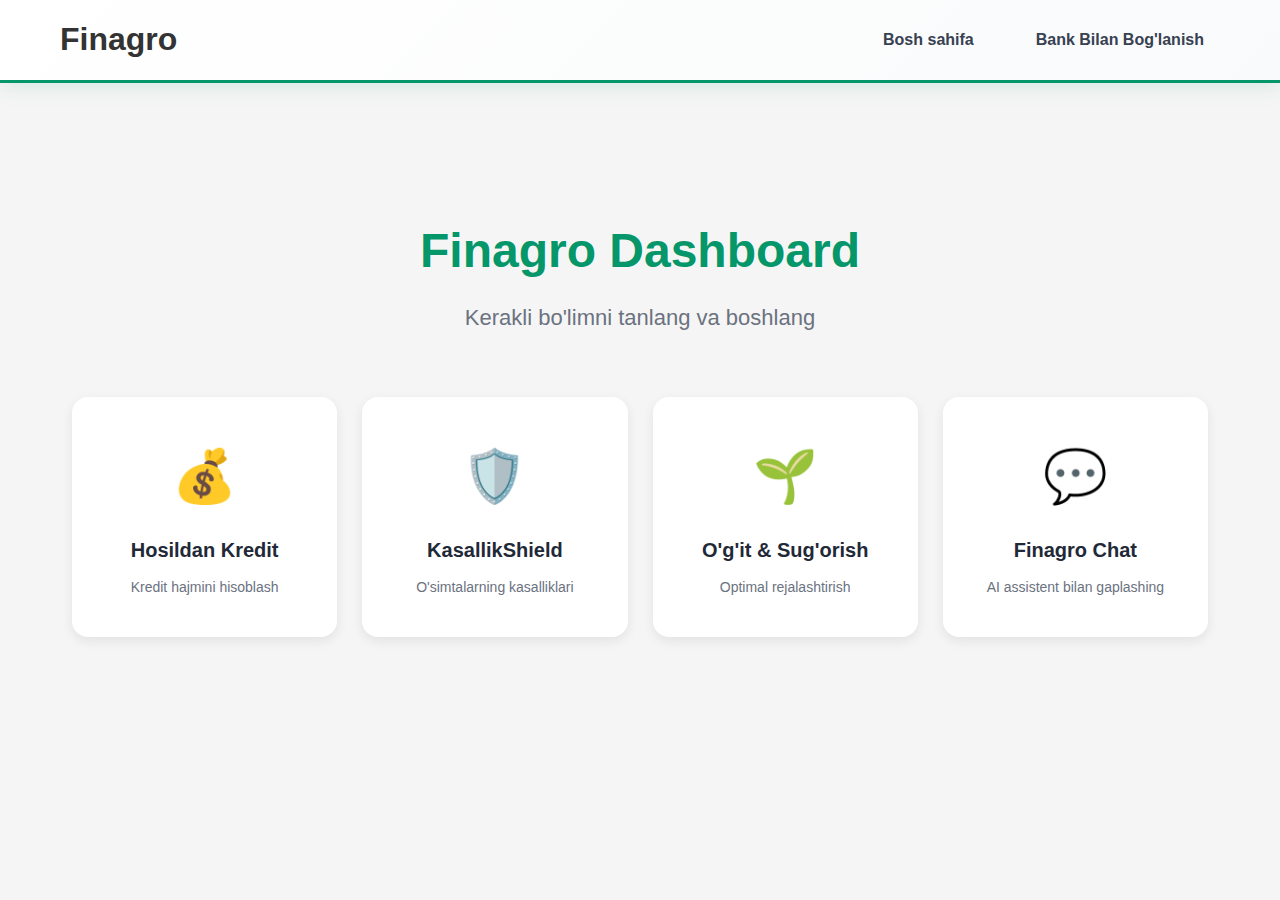
<file: public/dashboard.html>
<!DOCTYPE html>
<html lang="uz">
<head>
    <meta charset="UTF-8">
    <meta name="viewport" content="width=device-width, initial-scale=1.0">
    <title>Finagro.ai Dashboard</title>
    <link rel="stylesheet" href="styles.css">
</head>
<body>
    <!-- Improved navigation bar with better styling and spacing -->
    <nav class="navbar-fixed">
        <div class="navbar-container">
            <div class="navbar-left">
                <div class="navbar-logo" onclick="goHome()" title="Bosh sahifaga qaytish">
                    <span class="fintext font-bold text-gray-900">Finagro</span>
                </div>
            </div>

            <!-- <div class="navbar-center">
                <a href="index.html" class="navbar-link" title="Asosiy dashboarda qaytish">
                    Bosh Menyu
                </a>
            </div> -->

            <div class="navbar-right">
                <a href="index.html" class="navbar-link" title="Asosiy dashboarda qaytish">
                    Bosh sahifa
                </a>
                <a href="https://agrobank.uz" target="_blank" class="navbar-link" title="Agrobank saytiga o'tish">
                    Bank Bilan Bog'lanish
                </a>
            </div>
        </div>
    </nav>

    <!-- Dashboard home view with 4 modules grid -->
    <div id="dashboard-home" class="dashboard-home">
        <div class="home-header">
            <h1>Finagro Dashboard</h1>
            <p>Kerakli bo'limni tanlang va boshlang</p>
        </div>
        <!-- 4 ta modul kartasi bir qatorda ko'rinishi uchun grid updated -->
        <div class="modules-grid">
            <div class="module-card" onclick="openModule('kredit')">
                <div class="module-icon">💰</div>
                <h3>Hosildan Kredit</h3>
                <p>Kredit hajmini hisoblash</p>
            </div>
            <div class="module-card" onclick="openModule('kasallik')">
                <div class="module-icon">🛡️</div>
                <h3>KasallikShield</h3>
                <p>O'simtalarning kasalliklari</p>
            </div>
            <div class="module-card" onclick="openModule('sugarish')">
                <div class="module-icon">🌱</div>
                <h3>O'g'it & Sug'orish</h3>
                <p>Optimal rejalashtirish</p>
            </div>
            <div class="module-card" onclick="openModule('chat')">
                <div class="module-icon">💬</div>
                <h3>Finagro Chat</h3>
                <p>AI assistent bilan gaplashing</p>
            </div>
        </div>
    </div>

    <!-- Dashboard layout with sidebar and main content for modules -->
    <div id="dashboard-container" class="dashboard-container hidden">
        <!-- Sidebar with toggle button -->
        <aside id="sidebar" class="sidebar closed">
            <div class="sidebar-header">
                <button id="sidebarToggle" class="sidebar-toggle" onclick="toggleSidebar()" title="Yopish">
                    <span></span>
                    <span></span>
                    <span></span>
                </button>
            </div>
            
            <nav class="sidebar-nav">
                <button class="sidebar-link active" data-module="kredit" onclick="switchModule('kredit')">
                    <span class="icon">💰</span>
                    <span class="text">Hosildan Kredit</span>
                </button>
                <button class="sidebar-link" data-module="kasallik" onclick="switchModule('kasallik')">
                    <span class="icon">🛡️</span>
                    <span class="text">KasallikShield</span>
                </button>
                <button class="sidebar-link" data-module="sugarish" onclick="switchModule('sugarish')">
                    <span class="icon">🌱</span>
                    <span class="text">O'g'it & Sug'orish</span>
                </button>
                <button class="sidebar-link" data-module="chat" onclick="switchModule('chat')">
                    <span class="icon">💬</span>
                    <span class="text">Finagro Chat</span>
                </button>
            </nav>

            <!-- Username and logout at sidebar bottom -->
            <div class="sidebar-footer">
                <div class="user-profile">
                    <div id="userInitial" class="user-avatar"></div>
                    <span id="userName" class="user-name">Fermer</span>
                </div>
                <button onclick="logout()" class="sidebar-logout-btn">Chiqish</button>
            </div>
        </aside>

        <!-- Main content area -->
        <main class="dashboard-main">
            <!-- Module 1: Credit Calculator -->
            <div id="module-kredit" class="module-content">
                <div class="module-header">
                    <h2>Hosildan Kredit Hisoblash</h2>
                    <p>Yer hajmi, ekin turi va viloyat asosida kredit summasini aniqlang</p>
                </div>
                <!-- Form inputlar API parametrlariga mos qilindi -->
                <form id="creditForm" class="module-form">
                    <div class="form-group">
                        <label for="yer">Yer hajmi (ha):</label>
                        <input type="number" id="yer" placeholder="0.5" step="0.1" required>
                    </div>
                    <div class="form-group">
                        <label for="ekin">Ekin turi:</label>
                        <select id="ekin" required>
                            <option value="">Tanlang</option>
                            <option value="galla">Galla</option>
                            <option value="paxta">Paxta</option>
                            <option value="pomidor">Pomidor</option>
                            <option value="kartoshka">Kartoshka</option>
                            <option value="sabzi">Sabzi</option>
                        </select>
                    </div>
                    <div class="form-group">
                        <label for="viloyat">Viloyat:</label>
                        <select id="viloyat" required>
                            <option value="">Tanlang</option>
                            <option value="toshkent">Toshkent</option>
                            <option value="samarqand">Samarqand</option>
                            <option value="jizzax">Jizzax</option>
                            <option value="andijon">Andijon</option>
                            <option value="fargona">Fargona</option>
                            <option value="namangan">Namangan</option>
                            <option value="buxoro">Buxoro</option>
                            <option value="qashqadaryo">Qashqadaryo</option>
                            <option value="surxondaryo">Surxondaryo</option>
                            <option value="navoiy">Navoiy</option>
                            <option value="xorazm">Xorazm</option>
                            <option value="qoraqalpogiston">Qoraqalpog'iston</option>
                        </select>
                    </div>
                    <div class="form-group">
                        <label for="zichlik">Ekin zichligi (%):</label>
                        <input type="number" id="zichlik" placeholder="100" min="1" max="200" step="1" required>
                    </div>
                    <button type="submit" class="btn-primary">Hisoblash</button>
                </form>

                <!-- Results -->
                <div id="creditResult" class="module-result hidden">
                    <div class="result-card">
                        <h3>Taxminiy Hosil</h3>
                        <p id="resultHosil">0</p>
                        <span>tonna</span>
                    </div>
                    <div class="result-card">
                        <h3>Taxminiy Daromad</h3>
                        <p id="resultDaromad">0</p>
                        <span>so'm</span>
                    </div>
                    <div class="result-card">
                        <h3>Kredit Miqdori</h3>
                        <p id="resultKredit">0</p>
                        <span>so'm</span>
                    </div>
                    <!-- Bank contact button in credit results -->
                    <button onclick="contactBank()" class="btn-bank">Agrobank bilan bog'lanish</button>
                </div>
            </div>

            <!-- Module 2: Disease Shield (Coming Soon) -->
            <div id="module-kasallik" class="module-content hidden">
                <div class="module-header">
                    <h2>KasallikShield</h2>
                    <p>O'simtalarning kasalliklari haqida ma'lumot oling</p>
                </div>
                <div class="coming-soon">
                    <p>Bu bo'lim tez orada qo'shiladi...</p>
                </div>
            </div>

            <!-- Module 3: Fertilizer & Irrigation (Coming Soon) -->
            <div id="module-sugarish" class="module-content hidden">
                <div class="module-header">
                    <h2>O'g'it & Sug'orish Rejasi</h2>
                    <p>Optimal o'g'it va sug'orish tavsiyalari</p>
                </div>
                <div class="coming-soon">
                    <p>Bu bo'lim tez orada qo'shiladi...</p>
                </div>
            </div>

            <!-- Module 4: Chat Assistant -->
            <div id="module-chat" class="module-content hidden">
                <div class="module-header">
                    <h2>Finagro.ai Chat Assistant</h2>
                    <p>Agro va banking masalalari bo'yicha savol sorang</p>
                </div>
                <div class="chat-container">
                    <div id="chatBox" class="chat-box">
                        <div class="chat-message bot-message">
                            <div class="message-content">Salom! Men sizga agro va banking masalalari bo'yicha yordam berishga tayyorman. Savol sorang! - Birinchi javob 15 soniya kech kelishi mumkin!</div>
                        </div>
                    </div>
                    <div class="chat-input-area">
                        <input type="text" id="chatInput" placeholder="Savol sorang..." class="chat-input">
                        <button onclick="sendMessage()" class="btn-send">Yuborish</button>
                    </div>
                </div>
            </div>
        </main>
    </div>

    <!-- Overlay for mobile sidebar -->
    <div id="sidebarOverlay" class="sidebar-overlay" onclick="closeSidebar()"></div>

    <script src="dashboard-script.js"></script>
</body>
</html>
</file>
<file: public/styles.css>
* {
  margin: 0;
  padding: 0;
  box-sizing: border-box;
}

body {
  font-family: "Segoe UI", Tahoma, Geneva, Verdana, sans-serif;
  line-height: 1.6;
  color: #333;
  background: #f5f5f5;
}

HTML{
  scroll-behavior: smooth;
}

/* Improved navigation bar with better spacing and design */
.navbar-fixed {
  position: sticky;
  top: 0;
  background: linear-gradient(135deg, #ffffff 0%, #f9fafb 100%);
  border-bottom: 3px solid #059669;
  z-index: 50;
  box-shadow: 0 4px 20px rgba(5, 150, 105, 0.12);
}

.navbar-container {
  max-width: 1400px;
  margin: 0 auto;
  display: flex;
  align-items: center;
  justify-content: space-between;
  padding: 0 60px;
  height: 80px;
  gap: 60px;
}

.fintext{
  font-size: 32px;
  font-weight: 600;
}

.navbar-left {
  display: flex;
  align-items: center;
  flex-shrink: 0;
}

.navbar-logo {
  display: flex;
  align-items: center;
  gap: 15px;
  cursor: pointer;
  transition: all 0.3s ease;
}

.navbar-logo:hover {
  transform: scale(1.05);
}

.logo-icon {
  width: 50px;
  height: 50px;
  background: linear-gradient(135deg, #059669 0%, #047857 100%);
  border-radius: 12px;
  display: flex;
  align-items: center;
  justify-content: center;
  font-weight: bold;
  font-size: 24px;
  color: white;
  box-shadow: 0 6px 16px rgba(5, 150, 105, 0.25);
}



.navbar-center {
  display: flex;
  align-items: center;
  flex: 1;
  justify-content: center;
}

.navbar-right {
  display: flex;
  align-items: center;
  gap: 30px;
  flex-shrink: 0;
}

/* Professional navbar links with hover effects */
.navbar-link {
  background: none;
  border: none;
  color: #374151;
  font-weight: 600;
  font-size: 16px;
  cursor: pointer;
  transition: all 0.3s ease;
  padding: 8px 16px;
  border-radius: 8px;
  text-decoration: none;
  display: inline-block;
}

.navbar-link:hover {
  color: #059669;
  background: rgba(5, 150, 105, 0.08);
  transform: translateY(-2px);
  box-shadow: 0 4px 12px rgba(5, 150, 105, 0.15);
}

/* Dashboard home grid view */
.dashboard-home {
  padding: 80px 20px;
  max-width: 1200px;
  margin: 0 auto;
  margin-top: 50px;
}

.home-header {
  text-align: center;
  margin-bottom: 50px;
}

.home-header h1 {
  font-size: 48px;
  color: #059669;
  margin-bottom: 10px;
  font-weight: 700;
}

.home-header p {
  color: #6b7280;
  font-size: 22px;
}

/* Enlarged module cards grid for better display */
/* 4 ta modul kartasi bir qatorda ko'rinishi uchun grid updated */
.modules-grid {
  display: grid;
  grid-template-columns: repeat(4, 1fr);
  gap: 25px;
  max-width: 1600px;
  margin: 0 auto;
  padding: 12px;
}

.module-card {
  background: white;
  border-radius: 16px;
  padding: 30px 20px;
  text-align: center;
  cursor: pointer;
  transition: all 0.4s cubic-bezier(0.4, 0, 0.2, 1);
  box-shadow: 0 4px 12px rgba(0, 0, 0, 0.08);
  border: 2px solid transparent;
  min-height: 240px;
  display: flex;
  flex-direction: column;
  justify-content: center;
  align-items: center;
}

.module-card:hover {
  transform: translateY(-12px);
  box-shadow: 0 16px 40px rgba(5, 150, 105, 0.2);
  border-color: #059669;
  background: linear-gradient(135deg, #fafdfb 0%, #f0fdf4 100%);
}

.module-icon {
  font-size: 52px;
  margin-bottom: 16px;
  display: block;
}

.module-card h3 {
  font-size: 20px;
  color: #1f2937;
  margin-bottom: 10px;
  font-weight: 700;
}

.module-card p {
  color: #6b7280;
  font-size: 14px;
  font-weight: 500;
}

/* Hero Section */
.hero-section {
  background: linear-gradient(135deg, #f0fdf4 0%, #ecfdf5 100%);
}

/* Feature Cards */
.feature-card {
  background: white;
  padding: 1.5rem;
  border-radius: 0.5rem;
  box-shadow: 0 1px 3px rgba(0, 0, 0, 0.1);
  transition: all 0.3s;
  text-align: center;
  border-top: 4px solid #10b981;
}

.feature-card:hover {
  transform: translateY(-4px);
  box-shadow: 0 8px 20px rgba(5, 150, 105, 0.15);
}

/* Module Buttons */
.module-btn {
  background: white;
  border: 2px solid #e5e7eb;
  padding: 1.5rem;
  border-radius: 0.5rem;
  cursor: pointer;
  transition: all 0.3s;
  display: flex;
  flex-direction: column;
  align-items: center;
  justify-content: center;
  text-align: center;
  font-weight: 500;
}

.module-btn:not(.opacity-50):hover {
  border-color: #059669;
  background: #ecfdf5;
  transform: translateY(-2px);
}

.module-btn.active {
  background: linear-gradient(135deg, #059669 0%, #10b981 100%);
  color: white;
  border-color: transparent;
  box-shadow: 0 4px 12px rgba(5, 150, 105, 0.3);
}

.textP{
  font-size: 18px;
}

.module-btn.active span,
.module-btn.active .text-xs {
  color: white;
}

/* Modals */
.modal {
  position: fixed;
  top: 0;
  left: 0;
  width: 100%;
  height: 100%;
  background: rgba(0, 0, 0, 0.5);
  display: flex;
  align-items: center;
  justify-content: center;
  z-index: 100;
}

.modal.hidden {
  display: none;
}

.modal-content {
  background: white;
  padding: 2rem;
  border-radius: 0.75rem;
  width: 90%;
  max-width: 420px;
  position: relative;
  animation: slideUp 0.3s ease-out;
  box-shadow: 0 20px 50px rgba(0, 0, 0, 0.2);
}

.modal-close {
  position: absolute;
  top: 1rem;
  right: 1rem;
  font-size: 1.5rem;
  cursor: pointer;
  color: #999;
  transition: color 0.2s;
}

.modal-close:hover {
  color: #059669;
}

@keyframes slideUp {
  from {
    transform: translateY(50px);
    opacity: 0;
  }
  to {
    transform: translateY(0);
    opacity: 1;
  }
}

/* Add typing animation for AI response loading */
@keyframes typing {
  0%,
  20% {
    content: "";
  }
  40% {
    content: "●";
  }
  60% {
    content: "● ●";
  }
  80%,
  100% {
    content: "● ● ●";
  }
}

/* Dashboard Layout - Sidebar and Main Content */
.dashboard-container {
  display: flex;
  height: calc(100vh - 75px);
  overflow: hidden;
}

.dashboard-container.hidden {
  display: none;
}

/* Sidebar styling */
.sidebar {
  width: 260px;
  background: linear-gradient(135deg, #059669 0%, #047857 100%);
  color: white;
  padding: 20px 0;
  box-shadow: 2px 0 8px rgba(0, 0, 0, 0.1);
  transition: all 0.3s ease;
  position: relative;
  z-index: 40;
  overflow-y: auto;
  display: flex;
  flex-direction: column;
}

.sidebar.closed {
  width: 60px;
}

.sidebar-header {
  padding: 15px 20px;
  border-bottom: 1px solid rgba(255, 255, 255, 0.2);
  display: flex;
  justify-content: flex-start;
  align-items: center;
  gap: 10px;
}

.sidebar-toggle {
  display: flex;
  flex-direction: column;
  gap: 5px;
  background: none;
  border: none;
  cursor: pointer;
  padding: 5px;
}

.sidebar-toggle span {
  width: 25px;
  height: 3px;
  background: white;
  border-radius: 2px;
  transition: all 0.3s;
}

.sidebar-home-link {
  color: white;
  text-decoration: none;
  font-weight: 600;
  font-size: 14px;
  display: flex;
  align-items: center;
  gap: 5px;
  transition: opacity 0.3s;
}

.sidebar-home-link:hover {
  opacity: 0.8;
}

.sidebar.closed .sidebar-home-link {
  display: none;
}

.sidebar-nav {
  display: flex;
  flex-direction: column;
  gap: 10px;
  padding: 20px 10px;
  flex: 1;
}

.sidebar-link {
  display: flex;
  align-items: center;
  gap: 12px;
  padding: 12px 15px;
  background: rgba(255, 255, 255, 0.1);
  border: none;
  color: white;
  border-radius: 8px;
  cursor: pointer;
  transition: all 0.3s;
  font-size: 15px;
  font-weight: 500;
  text-align: left;
  white-space: nowrap;
}

.sidebar-link:hover {
  background: rgba(255, 255, 255, 0.2);
  transform: translateX(4px);
}

.sidebar-link.active {
  background: rgba(255, 255, 255, 0.3);
  border-left: 3px solid white;
  padding-left: 12px;
}

.sidebar-link .icon {
  font-size: 20px;
  min-width: 24px;
}

.sidebar-link .text {
  flex: 1;
}

.sidebar.closed .sidebar-link .text {
  display: none;
}

.sidebar.closed .sidebar-link {
  justify-content: center;
  padding: 12px;
}

/* Username and logout at sidebar bottom */
.sidebar-footer {
  padding: 15px;
  border-top: 1px solid rgba(255, 255, 255, 0.2);
  margin-top: auto;
  display: flex;
  flex-direction: column;
  gap: 12px;
}

.user-profile {
  display: flex;
  align-items: center;
  gap: 12px;
  padding: 10px;
  background: rgba(255, 255, 255, 0.1);
  border-radius: 8px;
}

.user-avatar {
  width: 40px;
  height: 40px;
  background: rgba(255, 255, 255, 0.3);
  border-radius: 50%;
  display: flex;
  align-items: center;
  justify-content: center;
  color: white;
  font-weight: bold;
  font-size: 16px;
  flex-shrink: 0;
}

.user-name {
  font-size: 14px;
  font-weight: 500;
  flex: 1;
  overflow: hidden;
  text-overflow: ellipsis;
  white-space: nowrap;
}

.sidebar.closed .user-profile {
  display: none;
}

.sidebar-logout-btn {
  padding: 10px 15px;
  background: rgba(255, 255, 255, 0.2);
  border: 1px solid rgba(255, 255, 255, 0.3);
  color: white;
  border-radius: 6px;
  font-weight: 600;
  font-size: 14px;
  cursor: pointer;
  transition: all 0.3s ease;
}

.sidebar-logout-btn:hover {
  background: rgba(255, 255, 255, 0.3);
  transform: translateY(-1px);
}

.sidebar.closed .sidebar-logout-btn {
  display: none;
}

/* Main content area */
.dashboard-main {
  flex: 1;
  overflow-y: auto;
  padding: 30px;
  transition: all 0.3s ease;
}

/* Sidebar overlay for mobile */
.sidebar-overlay {
  display: none;
  position: fixed;
  top: 75px;
  left: 0;
  width: 100%;
  height: 100%;
  background: rgba(0, 0, 0, 0.5);
  z-index: 30;
}

.sidebar-overlay.show {
  display: block;
}

/* Module styling */
.module-content {
  background: white;
  border-radius: 12px;
  padding: 30px;
  box-shadow: 0 2px 8px rgba(0, 0, 0, 0.08);
  animation: fadeIn 0.3s ease-out;
}

.module-content.hidden {
  display: none;
}

@keyframes fadeIn {
  from {
    opacity: 0;
    transform: translateY(10px);
  }
  to {
    opacity: 1;
    transform: translateY(0);
  }
}

.module-header {
  margin-bottom: 30px;
}

.module-header h2 {
  font-size: 28px;
  color: #059669;
  margin-bottom: 8px;
}

.module-header p {
  color: #6b7280;
  font-size: 15px;
}

/* Form styling */
.module-form {
  display: grid;
  grid-template-columns: repeat(auto-fit, minmax(250px, 1fr));
  gap: 20px;
  margin-bottom: 20px;
}

.form-group {
  display: flex;
  flex-direction: column;
}

.form-group label {
  margin-bottom: 8px;
  font-weight: 600;
  color: #374151;
  font-size: 14px;
}

.form-group input,
.form-group select {
  padding: 10px 12px;
  border: 1px solid #d1d5db;
  border-radius: 6px;
  font-size: 14px;
  transition: border-color 0.3s;
}

.form-group input:focus,
.form-group select:focus {
  outline: none;
  border-color: #059669;
  box-shadow: 0 0 0 3px rgba(5, 150, 105, 0.1);
}

.btn-primary {
  padding: 12px 24px;
  background: linear-gradient(135deg, #059669 0%, #047857 100%);
  color: white;
  border: none;
  border-radius: 6px;
  font-weight: 600;
  cursor: pointer;
  transition: all 0.3s;
  align-self: flex-start;
  grid-column: 1 / -1;
}

.btn-primary:hover {
  transform: translateY(-2px);
  box-shadow: 0 4px 12px rgba(5, 150, 105, 0.3);
}

/* Result cards */
.module-result {
  display: grid;
  grid-template-columns: repeat(auto-fit, minmax(200px, 3fr));
  gap: 15px;
  margin-top: 30px;
}

.result-card {
  background: linear-gradient(135deg, #f0fdf4 0%, #ecfdf5 100%);
  padding: 30px;
  border-radius: 8px;
  border-left: 4px solid #059669;
  text-align: center;
}

.result-card h3 {
  font-size: 12px;
  color: #6b7280;
  margin-bottom: 10px;
  text-transform: uppercase;
}

.result-card p {
  font-size: 24px;
  font-weight: 700;
  color: #059669;
  margin-bottom: 5px;
}

.result-card span {
  font-size: 12px;
  color: #6b7280;
}

.btn-bank {
  padding: 12px 24px;
  background: linear-gradient(135deg, #059669 0%, #047857 100%);
  color: white;
  border: none;
  border-radius: 6px;
  font-weight: 600;
  cursor: pointer;
  transition: all 0.3s;
  width: 100%;
  margin-top: 20px;
  grid-column: 1 / -1;
}

.btn-bank:hover {
  transform: translateY(-2px);
  box-shadow: 0 4px 12px rgba(5, 150, 105, 0.3);
}

/* Chat styling */
.chat-container {
  display: flex;
  flex-direction: column;
  height: 500px;
  background: #f9fafb;
  border-radius: 8px;
  overflow: hidden;
}

.chat-box {
  flex: 1;
  overflow-y: auto;
  padding: 20px;
  display: flex;
  flex-direction: column;
  gap: 15px;
}

.chat-message {
  display: flex;
  animation: slideUp 0.3s ease-out;
}

.bot-message {
  justify-content: flex-start;
}

.bot-message .message-content {
  background: linear-gradient(135deg, #ecfdf5 0%, #f0fdf4 100%);
  color: #1f2937;
  padding: 12px 16px;
  border-radius: 8px;
  max-width: 70%;
  border-bottom-left-radius: 0;
}

.user-message {
  justify-content: flex-end;
}

.user-message .message-content {
  background: linear-gradient(135deg, #059669 0%, #047857 100%);
  color: white;
  padding: 12px 16px;
  border-radius: 8px;
  max-width: 70%;
  border-bottom-right-radius: 0;
}

.chat-input-area {
  display: flex;
  gap: 10px;
  padding: 15px;
  background: white;
  border-top: 1px solid #e5e7eb;
}

.chat-input {
  flex: 1;
  padding: 10px 12px;
  border: 1px solid #d1d5db;
  border-radius: 6px;
  font-size: 14px;
}

.chat-input:focus {
  outline: none;
  border-color: #059669;
  box-shadow: 0 0 0 3px rgba(5, 150, 105, 0.1);
}

.btn-send {
  padding: 10px 20px;
  background: linear-gradient(135deg, #059669 0%, #047857 100%);
  color: white;
  border: none;
  border-radius: 6px;
  font-weight: 600;
  cursor: pointer;
  transition: all 0.3s;
}

.btn-send:hover {
  transform: translateY(-2px);
  box-shadow: 0 2px 8px rgba(5, 150, 105, 0.3);
}

.coming-soon {
  text-align: center;
  padding: 60px 20px;
  color: #9ca3af;
  font-size: 16px;
}

/* Typing animation */
@keyframes bounce {
  0%,
  80%,
  100% {
    opacity: 0.3;
    transform: translateY(0);
  }
  40% {
    opacity: 1;
    transform: translateY(-10px);
  }
}

.typing-indicator {
  display: flex;
  align-items: center;
  gap: 4px;
}

.typing-dot {
  width: 8px;
  height: 8px;
  border-radius: 50%;
  background-color: #059669;
  animation: bounce 1.4s infinite;
}

.typing-dot:nth-child(2) {
  animation-delay: 0.2s;
}

.typing-dot:nth-child(3) {
  animation-delay: 0.4s;
}

.typing-text {
  font-size: 14px;
  color: #6b7280;
  margin-right: 8px;
  font-weight: 500;
}

@keyframes slideUp {
  from {
    transform: translateY(50px);
    opacity: 0;
  }
  to {
    transform: translateY(0);
    opacity: 1;
  }
}

/* Responsive design for mobile */
@media (max-width: 1200px) {
  .modules-grid {
    grid-template-columns: repeat(2, 1fr);
  }
}

@media (max-width: 768px) {
  .navbar-fixed {
    padding: 0 20px;
    height: 70px;
    gap: 20px;
  }

  .navbar-right{
    display: none;
  }

  .main_text{
    font-size: 36px;
  }

  .main_p{
    font-size: 20px;
  }

  .navbar-container{
    justify-content: center;
  }

  .dashboard-container {
    height: calc(100vh - 70px);
  }

  .sidebar {
    position: fixed;
    left: 0;
    top: 70px;
    height: calc(100vh - 70px);
    width: 260px;
    transform: translateX(-100%);
    z-index: 40;
    border-radius: 0;
  }

  .sidebar.closed {
    width: 260px;
  }

  .sidebar.show {
    transform: translateX(0);
  }

  .sidebar-overlay.show {
    display: block;
  }

  .dashboard-main {
    width: 100%;
    padding: 20px;
  }

  .module-form {
    grid-template-columns: 1fr;
  }

  .btn-primary {
    grid-column: 1;
  }

  .chat-box {
    max-height: 400px;
  }

  .bot-message .message-content,
  .user-message .message-content {
    max-width: 85%;
  }

  .modules-grid {
    grid-template-columns: 1fr;
  }

  .module-card {
    padding: 25px 15px;
    min-height: 200px;
  }

  .navbar-right {
    gap: 10px;
  }

  .navbar-link-btn {
    padding: 6px 12px;
    font-size: 13px;
  }
}

@media (max-width: 480px) {
  .dashboard-main {
    padding: 15px;
  }

  .main_text{
    font-size: 28px;
  }

  .main_p{
    font-size: 16px;
  }

  .navbar-container{
    justify-content: center;
  }

  .module-content {
    padding: 20px;
  }

  .module-header h2 {
    font-size: 22px;
  }

  .chat-container {
    height: 400px;
  }

  .home-header h1 {
    font-size: 24px;
  }

  .modules-grid {
    grid-template-columns: 1fr;
    gap: 20px;
  }

  .module-card {
    padding: 30px 20px;
    min-height: 200px;
  }

  .navbar-right{
    display: none;
  }
}

/* Utility classes */
.flex {
  display: flex;
}

.items-center {
  align-items: center;
}

.justify-between {
  justify-content: space-between;
}

.gap-8 {
  gap: 2rem;
}

.gap-4 {
  gap: 1rem;
}

.gap-2 {
  gap: 0.5rem;
}

.hidden {
  display: none;
}
</file>
